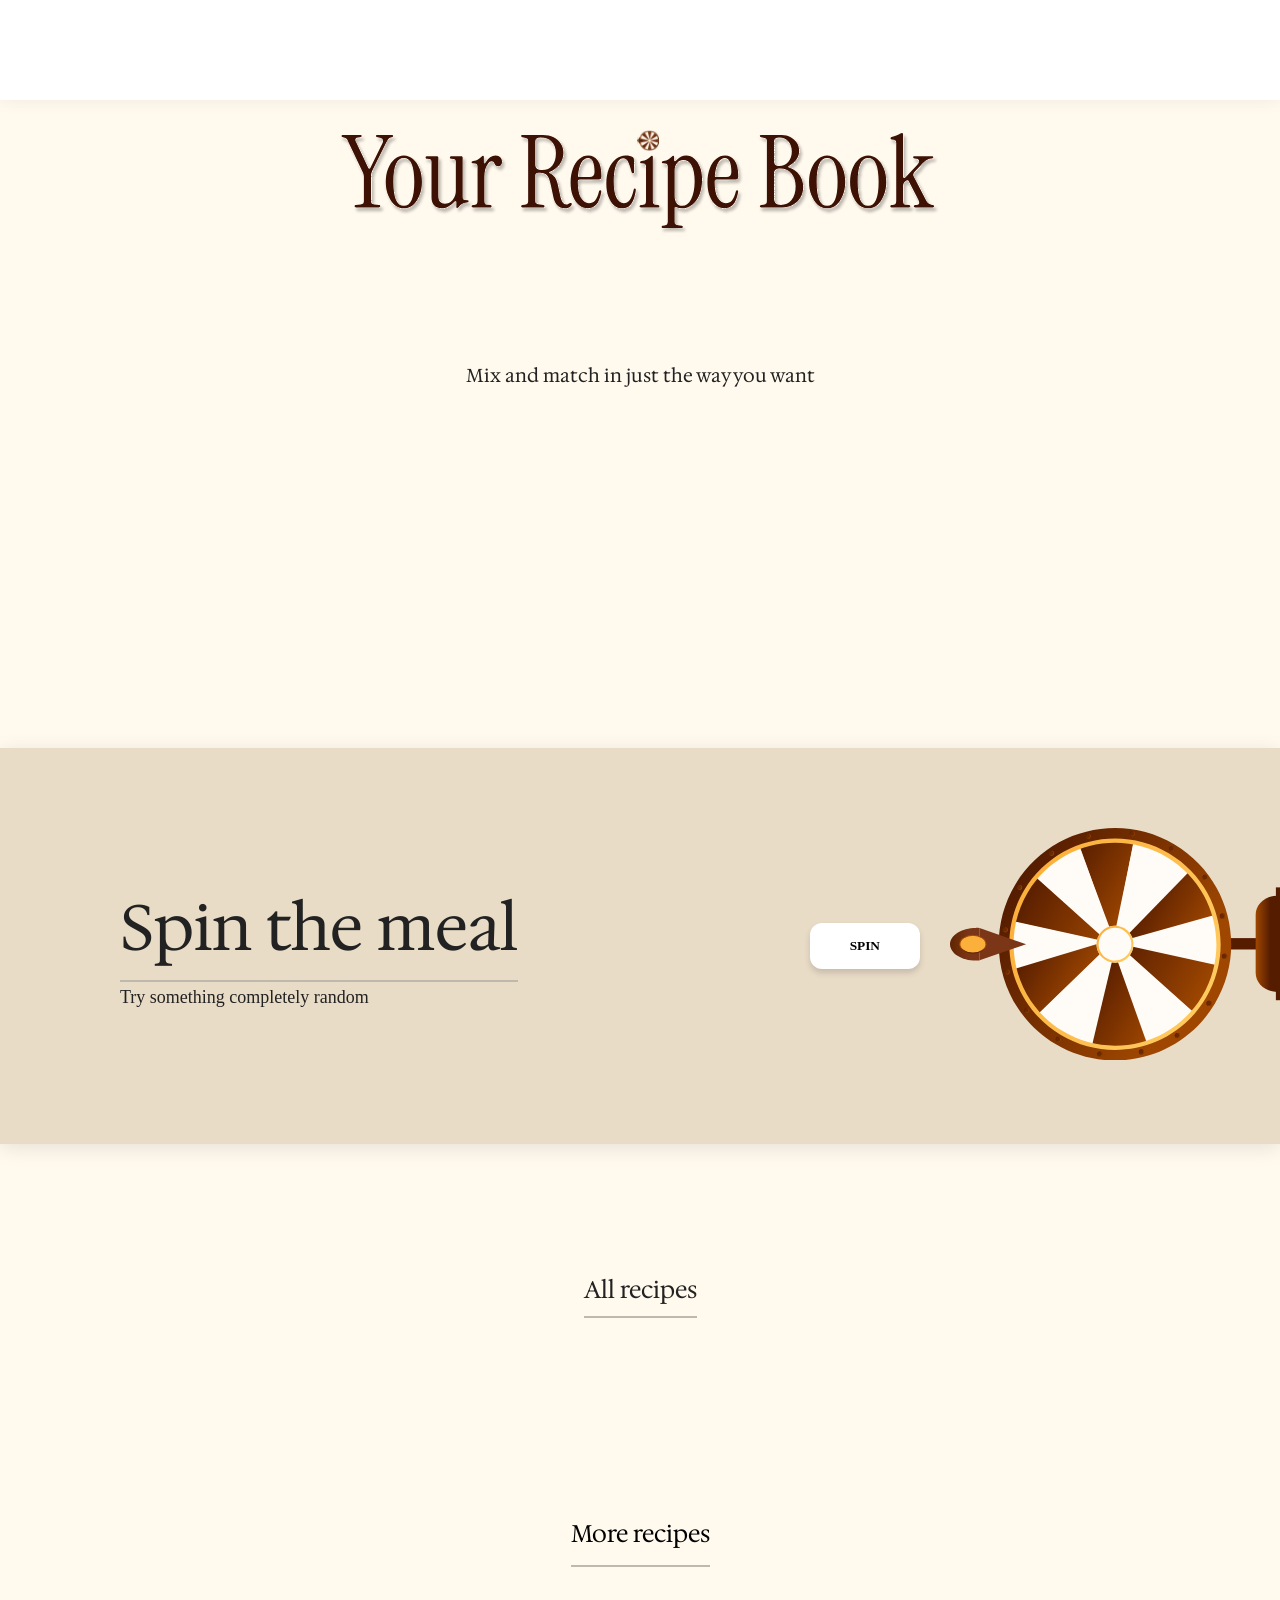
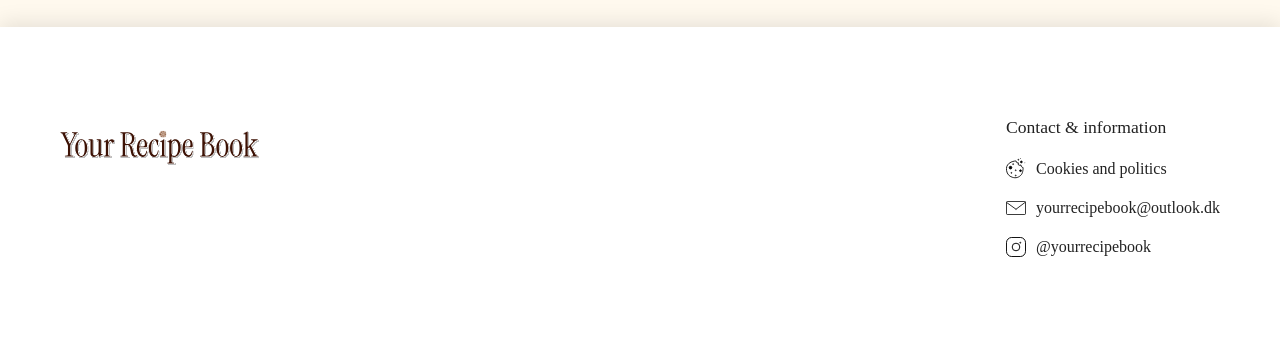
<file: index.html>
<!doctype html>
<html lang="en">
  <head>
    <meta charset="UTF-8" />
    <meta name="viewport" content="width=device-width, initial-scale=1.0" />
    <title>Your Recipe Book</title>
    <link rel="stylesheet" href="style.css" />
    <script src="index.js" defer></script>
    <link rel="preconnect" href="https://fonts.googleapis.com" />
    <link rel="preconnect" href="https://fonts.gstatic.com" crossorigin />
    <link
      href="https://fonts.googleapis.com/css2?family=Italianno&family=Pinyon+Script&display=swap"
      rel="stylesheet"
    />
    <link rel="preconnect" href="https://fonts.googleapis.com" />
    <link rel="preconnect" href="https://fonts.gstatic.com" crossorigin />
    <link
      href="https://fonts.googleapis.com/css2?family=Hedvig+Letters+Serif:opsz@12..24&display=swap"
      rel="stylesheet"
    />
    <link rel="icon" href="favicon.svg" />
    <meta name="robots" content="noindex,nofollow" />
  </head>

  <body>
    <header>
      <nav class="navbar"></nav>
    </header>

    <section class="hero">
      <img src="images/logo.svg" alt="" />
      <h3>Mix and match in just the way you want</h3>
    </section>

    <section class="categories"></section>
    <section class="subcategories"></section>

    <section class="popular"></section>

    <section class="spin">
      <div class="spin-text">
        <h2>Spin the meal</h2>
        <p>Try something completely random</p>
      </div>

      <div class="spin-action">
        <button class="spin-btn">SPIN</button>

        <div class="spin-wheel">
          <?xml version="1.0" encoding="UTF-8"?> <?xml version="1.0"
          encoding="UTF-8"?> <?xml version="1.0" encoding="UTF-8"?> <?xml
          version="1.0" encoding="UTF-8"?> <?xml version="1.0"
          encoding="UTF-8"?> <?xml version="1.0" encoding="UTF-8"?>
          <svg
            id="Layer_1"
            xmlns="http://www.w3.org/2000/svg"
            xmlns:xlink="http://www.w3.org/1999/xlink"
            version="1.1"
            viewBox="0 0 312.32 220.04"
          >
            <!-- Generator: Adobe Illustrator 30.1.0, SVG Export Plug-In . SVG Version: 2.1.1 Build 136)  -->
            <defs>
              <linearGradient
                id="linear-gradient"
                x1="289.73"
                y1="463.56"
                x2="361.57"
                y2="463.56"
                gradientTransform="translate(-309.44 318.67) rotate(30.82) scale(1 -1)"
                gradientUnits="userSpaceOnUse"
              >
                <stop offset="0" stop-color="#551c00" />
                <stop offset="1" stop-color="#9f4700" />
              </linearGradient>
              <linearGradient
                id="linear-gradient1"
                x1="290.91"
                y1="425.19"
                x2="392.25"
                y2="425.19"
                gradientTransform="translate(-309.44 318.67) rotate(30.82) scale(1 -1)"
                gradientUnits="userSpaceOnUse"
              >
                <stop offset="0" stop-color="#551c00" />
                <stop offset="1" stop-color="#9f4700" />
              </linearGradient>
              <linearGradient
                id="linear-gradient2"
                x1="289.44"
                y1="368.94"
                x2="368.95"
                y2="368.94"
                gradientTransform="translate(-309.44 318.67) rotate(30.82) scale(1 -1)"
                gradientUnits="userSpaceOnUse"
              >
                <stop offset="0" stop-color="#551c00" />
                <stop offset="1" stop-color="#9f4700" />
              </linearGradient>
              <linearGradient
                id="linear-gradient3"
                x1="211.94"
                y1="466.32"
                x2="291.45"
                y2="466.32"
                gradientTransform="translate(-309.44 318.67) rotate(30.82) scale(1 -1)"
                gradientUnits="userSpaceOnUse"
              >
                <stop offset="0" stop-color="#551c00" />
                <stop offset="1" stop-color="#9f4700" />
              </linearGradient>
              <linearGradient
                id="linear-gradient4"
                x1="188.65"
                y1="410.06"
                x2="289.98"
                y2="410.06"
                gradientTransform="translate(-309.44 318.67) rotate(30.82) scale(1 -1)"
                gradientUnits="userSpaceOnUse"
              >
                <stop offset="0" stop-color="#551c00" />
                <stop offset="1" stop-color="#9f4700" />
              </linearGradient>
              <linearGradient
                id="linear-gradient5"
                x1="219.26"
                y1="371.28"
                x2="291.56"
                y2="371.28"
                gradientTransform="translate(-309.44 318.67) rotate(30.82) scale(1 -1)"
                gradientUnits="userSpaceOnUse"
              >
                <stop offset="0" stop-color="#551c00" />
                <stop offset="1" stop-color="#9f4700" />
              </linearGradient>
              <linearGradient
                id="linear-gradient6"
                x1="61.69"
                y1="167.48"
                x2="250.63"
                y2="54.78"
                gradientTransform="translate(0 221.15) scale(1 -1)"
                gradientUnits="userSpaceOnUse"
              >
                <stop offset="0" stop-color="#551c00" />
                <stop offset=".86" stop-color="#9f4700" />
              </linearGradient>
              <linearGradient
                id="linear-gradient7"
                x1="100.32"
                y1="22.41"
                x2="104.62"
                y2="19.84"
                gradientTransform="translate(0 221.15) scale(1 -1)"
                gradientUnits="userSpaceOnUse"
              >
                <stop offset="0" stop-color="#551c00" />
                <stop offset="1" stop-color="#9f4700" />
              </linearGradient>
              <linearGradient
                id="linear-gradient8"
                x1="70.27"
                y1="162.36"
                x2="242.03"
                y2="59.91"
                gradientTransform="translate(0 221.15) scale(1 -1)"
                gradientUnits="userSpaceOnUse"
              >
                <stop offset="0" stop-color="#fbb03b" />
                <stop offset="1" stop-color="#ffca5f" />
              </linearGradient>
              <linearGradient
                id="linear-gradient9"
                x1="179.08"
                y1="10.41"
                x2="183.37"
                y2="7.85"
                gradientTransform="translate(0 221.15) scale(1 -1)"
                gradientUnits="userSpaceOnUse"
              >
                <stop offset="0" stop-color="#551c00" />
                <stop offset="1" stop-color="#9f4700" />
              </linearGradient>
              <linearGradient
                id="linear-gradient10"
                x1="51.93"
                y1="86.25"
                x2="56.22"
                y2="83.69"
                gradientTransform="translate(0 221.15) scale(1 -1)"
                gradientUnits="userSpaceOnUse"
              >
                <stop offset="0" stop-color="#551c00" />
                <stop offset="1" stop-color="#9f4700" />
              </linearGradient>
              <linearGradient
                id="linear-gradient11"
                x1="255.74"
                y1="138.93"
                x2="260.04"
                y2="136.37"
                gradientTransform="translate(0 221.15) scale(1 -1)"
                gradientUnits="userSpaceOnUse"
              >
                <stop offset="0" stop-color="#551c00" />
                <stop offset="1" stop-color="#9f4700" />
              </linearGradient>
              <linearGradient
                id="linear-gradient12"
                x1="128.6"
                y1="214.78"
                x2="132.89"
                y2="212.22"
                gradientTransform="translate(0 221.15) scale(1 -1)"
                gradientUnits="userSpaceOnUse"
              >
                <stop offset="0" stop-color="#551c00" />
                <stop offset="1" stop-color="#9f4700" />
              </linearGradient>
              <linearGradient
                id="linear-gradient13"
                x1="243.1"
                y1="56.36"
                x2="247.4"
                y2="53.8"
                gradientTransform="translate(0 221.15) scale(1 -1)"
                gradientUnits="userSpaceOnUse"
              >
                <stop offset="0" stop-color="#551c00" />
                <stop offset="1" stop-color="#9f4700" />
              </linearGradient>
              <linearGradient
                id="linear-gradient14"
                x1="63.64"
                y1="166.32"
                x2="67.93"
                y2="163.76"
                gradientTransform="translate(0 221.15) scale(1 -1)"
                gradientUnits="userSpaceOnUse"
              >
                <stop offset="0" stop-color="#551c00" />
                <stop offset="1" stop-color="#9f4700" />
              </linearGradient>
              <linearGradient
                id="linear-gradient15"
                x1="207.84"
                y1="202.66"
                x2="212.14"
                y2="200.1"
                gradientTransform="translate(0 221.15) scale(1 -1)"
                gradientUnits="userSpaceOnUse"
              >
                <stop offset="0" stop-color="#551c00" />
                <stop offset="1" stop-color="#9f4700" />
              </linearGradient>
              <linearGradient
                id="linear-gradient16"
                x1="141.14"
                y1="120.1"
                x2="171.19"
                y2="102.17"
                gradientTransform="translate(0 221.15) scale(1 -1)"
                gradientUnits="userSpaceOnUse"
              >
                <stop offset="0" stop-color="#fbb03b" />
                <stop offset="1" stop-color="#ffca5f" />
              </linearGradient>
              <linearGradient
                id="linear-gradient17"
                x1="139.65"
                y1="8.5"
                x2="143.94"
                y2="5.94"
                gradientTransform="translate(0 221.15) scale(1 -1)"
                gradientUnits="userSpaceOnUse"
              >
                <stop offset="0" stop-color="#551c00" />
                <stop offset="1" stop-color="#9f4700" />
              </linearGradient>
              <linearGradient
                id="linear-gradient18"
                x1="70.55"
                y1="49.72"
                x2="74.85"
                y2="47.16"
                gradientTransform="translate(0 221.15) scale(1 -1)"
                gradientUnits="userSpaceOnUse"
              >
                <stop offset="0" stop-color="#551c00" />
                <stop offset="1" stop-color="#9f4700" />
              </linearGradient>
              <linearGradient
                id="linear-gradient19"
                x1="50.1"
                y1="126.13"
                x2="54.39"
                y2="123.57"
                gradientTransform="translate(0 221.15) scale(1 -1)"
                gradientUnits="userSpaceOnUse"
              >
                <stop offset="0" stop-color="#551c00" />
                <stop offset="1" stop-color="#9f4700" />
              </linearGradient>
              <linearGradient
                id="linear-gradient20"
                x1="93.96"
                y1="198.64"
                x2="98.25"
                y2="196.08"
                gradientTransform="translate(0 221.15) scale(1 -1)"
                gradientUnits="userSpaceOnUse"
              >
                <stop offset="0" stop-color="#551c00" />
                <stop offset="1" stop-color="#9f4700" />
              </linearGradient>
              <linearGradient
                id="linear-gradient21"
                x1="170.33"
                y1="216.99"
                x2="174.63"
                y2="214.43"
                gradientTransform="translate(0 221.15) scale(1 -1)"
                gradientUnits="userSpaceOnUse"
              >
                <stop offset="0" stop-color="#551c00" />
                <stop offset="1" stop-color="#9f4700" />
              </linearGradient>
              <linearGradient
                id="linear-gradient22"
                x1="239.43"
                y1="175.78"
                x2="243.72"
                y2="173.22"
                gradientTransform="translate(0 221.15) scale(1 -1)"
                gradientUnits="userSpaceOnUse"
              >
                <stop offset="0" stop-color="#551c00" />
                <stop offset="1" stop-color="#9f4700" />
              </linearGradient>
              <linearGradient
                id="linear-gradient23"
                x1="257.76"
                y1="100.93"
                x2="262.06"
                y2="98.37"
                gradientTransform="translate(0 221.15) scale(1 -1)"
                gradientUnits="userSpaceOnUse"
              >
                <stop offset="0" stop-color="#551c00" />
                <stop offset="1" stop-color="#9f4700" />
              </linearGradient>
              <linearGradient
                id="linear-gradient24"
                x1="213.07"
                y1="26.01"
                x2="217.36"
                y2="23.45"
                gradientTransform="translate(0 221.15) scale(1 -1)"
                gradientUnits="userSpaceOnUse"
              >
                <stop offset="0" stop-color="#551c00" />
                <stop offset="1" stop-color="#9f4700" />
              </linearGradient>
              <linearGradient
                id="linear-gradient25"
                x1="310.37"
                y1="111.57"
                x2="289.29"
                y2="111.57"
                gradientTransform="translate(0 221.15) scale(1 -1)"
                gradientUnits="userSpaceOnUse"
              >
                <stop offset=".34" stop-color="#551c00" />
                <stop offset="1" stop-color="#9f4700" />
              </linearGradient>
              <linearGradient
                id="linear-gradient26"
                x1="28"
                y1="111.13"
                x2="0"
                y2="111.13"
                gradientTransform="translate(0 221.15) scale(1 -1)"
                gradientUnits="userSpaceOnUse"
              >
                <stop offset="0" stop-color="#7b3617" />
                <stop offset=".42" stop-color="#7a3516" />
                <stop offset="1" stop-color="#5f2500" />
              </linearGradient>
              <linearGradient
                id="linear-gradient27"
                x1="-1203.61"
                y1="-164.12"
                x2="-1185.8"
                y2="-164.12"
                gradientTransform="translate(-142.43 -1084.71) rotate(-90) scale(1 -1)"
                gradientUnits="userSpaceOnUse"
              >
                <stop offset="0" stop-color="#551c00" />
                <stop offset=".37" stop-color="#9f4700" />
              </linearGradient>
            </defs>
            <rect
              x="13.41"
              y="104.21"
              width="294.48"
              height="10.78"
              fill="#551c00"
            />
            <g id="wheel">
              <polygon
                points="252.45 82.55 150.05 113.98 228.39 38.79 252.45 82.55"
                fill="url(#linear-gradient)"
              />
              <polygon
                points="254.32 130.87 155.05 109.11 252.91 81.7 254.32 130.87"
                fill="#fffbf6"
              />
              <polygon
                points="232.29 176.22 154.72 108.46 253.92 130.21 232.29 176.22"
                fill="url(#linear-gradient1)"
              />
              <polygon
                points="188.04 207.08 148.42 100.71 232.88 176.62 188.04 207.08"
                fill="#fffbf6"
              />
              <polygon
                points="133.45 208.94 152.63 109.09 187.24 206.26 133.45 208.94"
                fill="url(#linear-gradient2)"
              />
              <polygon
                points="174.46 8.72 155.28 108.57 120.66 11.4 174.46 8.72"
                fill="url(#linear-gradient3)"
              />
              <polygon
                points="75.62 41.44 153.19 109.21 53.98 87.46 75.62 41.44"
                fill="url(#linear-gradient4)"
              />
              <polygon
                points="119.86 10.58 159.49 116.95 75.02 41.04 119.86 10.58"
                fill="#fffbf6"
              />
              <polygon
                points="53.59 86.79 152.86 108.56 55 135.96 53.59 86.79"
                fill="#fffbf6"
              />
              <polygon
                points="55.33 135.19 158.09 104.08 79.87 179.78 55.33 135.19"
                fill="url(#linear-gradient5)"
              />
              <polygon
                points="79.67 179.66 158.88 103 133.31 210.28 79.67 179.66"
                fill="#fffbf6"
              />
              <polygon
                points="229.22 38.34 152.3 117.28 174.71 9.31 229.22 38.34"
                fill="#fffbf6"
              />
              <path
                d="M156.27,12c17.58,0,34.9,4.79,50.09,13.85,22.48,13.41,38.39,34.77,44.81,60.15,6.41,25.38,2.56,51.74-10.85,74.22-8.85,14.84-21.47,27.09-36.48,35.43-14.58,8.1-31.11,12.38-47.79,12.38-17.58,0-34.91-4.79-50.1-13.85-22.48-13.41-38.39-34.77-44.81-60.15-6.41-25.38-2.56-51.74,10.85-74.22,8.85-14.84,21.47-27.09,36.48-35.43,14.58-8.1,31.11-12.38,47.79-12.38h0M156.26,0C118.8,0,82.27,19.15,61.69,53.67c-31.12,52.17-14.05,119.7,38.12,150.82,17.66,10.53,37.07,15.55,56.25,15.55,37.47,0,73.99-19.15,94.57-53.67,31.12-52.17,14.05-119.7-38.12-150.82C194.85,5.01,175.43,0,156.26,0h0Z"
                fill="url(#linear-gradient6)"
              />
              <g>
                <circle cx="102.47" cy="200.03" r="2.5" fill="#6a2900" />
                <path
                  d="M102.47,198.27h0c.31,0,.62.09.89.25.83.49,1.1,1.57.61,2.4-.32.53-.88.85-1.51.85-.31,0-.62-.09-.89-.25-.83-.49-1.1-1.57-.61-2.4.32-.53.88-.85,1.51-.85M102.47,197.52c-.85,0-1.68.44-2.15,1.22-.71,1.19-.32,2.72.87,3.43.4.24.84.35,1.28.35.85,0,1.68-.44,2.15-1.22.71-1.19.32-2.72-.87-3.43-.4-.24-.84-.35-1.28-.35h0Z"
                  fill="url(#linear-gradient7)"
                />
              </g>
              <path
                d="M156.26,10v4c17.23,0,34.2,4.69,49.08,13.57,45.46,27.12,60.39,86.16,33.27,131.63-8.67,14.54-21.03,26.54-35.74,34.71-14.28,7.93-30.46,12.12-46.8,12.12-17.23,0-34.2-4.69-49.08-13.57-45.46-27.12-60.39-86.16-33.27-131.63,8.67-14.54,21.03-26.54,35.74-34.71,14.28-7.93,30.46-12.12,46.8-12.13v-4M156.25,10c-34.06,0-67.26,17.41-85.98,48.79-28.29,47.43-12.78,108.82,34.65,137.11,16.06,9.58,33.7,14.13,51.13,14.13,34.06,0,67.26-17.41,85.98-48.79,28.29-47.43,12.78-108.82-34.65-137.11-16.06-9.58-33.7-14.13-51.13-14.13h0Z"
                fill="url(#linear-gradient8)"
              />
              <g>
                <circle cx="181.23" cy="212.02" r="2.5" fill="#6a2900" />
                <path
                  d="M181.23,210.27h0c.31,0,.62.09.89.25.4.24.69.62.8,1.07.11.45.05.92-.19,1.33-.32.53-.88.85-1.51.85-.31,0-.62-.09-.89-.25-.4-.24-.69-.62-.8-1.07s-.05-.92.19-1.33c.32-.53.88-.85,1.51-.85M181.23,209.52c-.85,0-1.68.44-2.15,1.22-.71,1.19-.32,2.72.87,3.43.4.24.84.35,1.28.35.85,0,1.68-.44,2.15-1.22.71-1.19.32-2.72-.87-3.43-.4-.24-.84-.35-1.28-.35h0Z"
                  fill="url(#linear-gradient9)"
                />
              </g>
              <g>
                <circle cx="54.08" cy="136.18" r="2.5" fill="#6a2900" />
                <path
                  d="M54.08,134.43h0c.31,0,.62.09.89.25.83.49,1.1,1.57.61,2.4-.32.53-.88.85-1.51.85-.31,0-.62-.09-.89-.25-.83-.49-1.1-1.57-.61-2.4.32-.53.88-.85,1.51-.85M54.08,133.68c-.85,0-1.68.44-2.15,1.22-.71,1.19-.32,2.72.87,3.43.4.24.84.35,1.28.35.85,0,1.68-.44,2.15-1.22.71-1.19.32-2.72-.87-3.43-.4-.24-.84-.35-1.28-.35h0Z"
                  fill="url(#linear-gradient10)"
                />
              </g>
              <g>
                <circle cx="257.89" cy="83.5" r="2.5" fill="#6a2900" />
                <path
                  d="M257.89,81.75h0c.31,0,.62.09.89.25.83.49,1.1,1.57.61,2.4-.32.53-.88.85-1.51.85-.31,0-.62-.09-.89-.25-.83-.49-1.1-1.57-.61-2.4.32-.53.88-.85,1.51-.85M257.89,81c-.85,0-1.68.44-2.15,1.22-.71,1.19-.32,2.72.87,3.43.4.24.84.35,1.28.35.85,0,1.68-.44,2.15-1.22.71-1.19.32-2.72-.87-3.43-.4-.24-.84-.35-1.28-.35h0Z"
                  fill="url(#linear-gradient11)"
                />
              </g>
              <g>
                <circle cx="130.74" cy="7.65" r="2.5" fill="#6a2900" />
                <path
                  d="M130.75,5.9h0c.31,0,.62.09.89.25.4.24.69.62.8,1.07.11.45.05.92-.19,1.33-.32.53-.88.85-1.51.85-.31,0-.62-.09-.89-.25-.4-.24-.69-.62-.8-1.07s-.05-.92.19-1.33c.32-.53.88-.85,1.51-.85M130.75,5.15c-.85,0-1.68.44-2.15,1.22-.71,1.19-.32,2.72.87,3.43.4.24.84.35,1.28.35.85,0,1.68-.44,2.15-1.22.71-1.19.32-2.72-.87-3.43-.4-.24-.84-.35-1.28-.35h0Z"
                  fill="url(#linear-gradient12)"
                />
              </g>
              <g>
                <circle cx="245.25" cy="166.07" r="2.5" fill="#6a2900" />
                <path
                  d="M245.25,164.32h0c.31,0,.62.09.89.25.4.24.69.62.8,1.07.11.45.05.92-.19,1.33-.32.53-.88.85-1.51.85-.31,0-.62-.09-.89-.25-.4-.24-.69-.62-.8-1.07s-.05-.92.19-1.33c.32-.53.88-.85,1.51-.85M245.25,163.57c-.85,0-1.68.44-2.15,1.22-.71,1.19-.32,2.72.87,3.43.4.24.84.35,1.28.35.85,0,1.68-.44,2.15-1.22.71-1.19.32-2.72-.87-3.43-.4-.24-.84-.35-1.28-.35h0Z"
                  fill="url(#linear-gradient13)"
                />
              </g>
              <g>
                <circle cx="65.79" cy="56.11" r="2.5" fill="#6a2900" />
                <path
                  d="M65.79,54.36h0c.31,0,.62.09.89.25.4.24.69.62.8,1.07s.05.92-.19,1.33c-.32.53-.88.85-1.51.85-.31,0-.62-.09-.89-.25-.4-.24-.69-.62-.8-1.07s-.05-.92.19-1.33c.32-.53.88-.85,1.51-.85M65.79,53.61c-.85,0-1.68.44-2.15,1.22-.71,1.19-.32,2.72.87,3.43.4.24.84.35,1.28.35.85,0,1.68-.44,2.15-1.22.71-1.19.32-2.72-.87-3.43-.4-.24-.84-.35-1.28-.35h0Z"
                  fill="url(#linear-gradient14)"
                />
              </g>
              <g>
                <circle cx="209.99" cy="19.77" r="2.5" fill="#6a2900" />
                <path
                  d="M209.99,18.02h0c.31,0,.62.09.89.25.4.24.69.62.8,1.07s.05.92-.19,1.33c-.32.53-.88.85-1.51.85-.31,0-.62-.09-.89-.25-.4-.24-.69-.62-.8-1.07s-.05-.92.19-1.33c.32-.53.88-.85,1.51-.85M209.99,17.27c-.85,0-1.68.44-2.15,1.22-.71,1.19-.32,2.72.87,3.43.4.24.84.35,1.28.35.85,0,1.68-.44,2.15-1.22.71-1.19.32-2.72-.87-3.43-.4-.24-.84-.35-1.28-.35h0Z"
                  fill="url(#linear-gradient15)"
                />
              </g>
              <g>
                <circle cx="156.17" cy="110.01" r="17.5" fill="#fffbf6" />
                <path
                  d="M156.18,92.51v2c2.78,0,5.52.76,7.92,2.19,3.56,2.12,6.07,5.5,7.09,9.51s.41,8.18-1.72,11.74c-2.78,4.66-7.89,7.56-13.33,7.56-2.78,0-5.52-.76-7.92-2.19-3.56-2.12-6.07-5.5-7.09-9.51s-.41-8.18,1.72-11.74c2.78-4.66,7.89-7.56,13.33-7.56v-2M156.18,92.51c-5.96,0-11.77,3.05-15.05,8.54-4.95,8.3-2.24,19.04,6.06,23.99,2.81,1.68,5.9,2.47,8.95,2.47,5.96,0,11.77-3.05,15.05-8.54,4.95-8.3,2.24-19.04-6.06-23.99-2.81-1.68-5.9-2.47-8.95-2.47h0Z"
                  fill="url(#linear-gradient16)"
                />
              </g>
              <g>
                <circle cx="141.8" cy="213.93" r="2.5" fill="#6a2900" />
                <path
                  d="M141.8,212.18h0c.31,0,.62.09.89.25.4.24.69.62.8,1.07.11.45.05.92-.19,1.33-.32.53-.88.85-1.51.85-.31,0-.62-.09-.89-.25-.4-.24-.69-.62-.8-1.07s-.05-.92.19-1.33c.32-.53.88-.85,1.51-.85M141.8,211.43c-.85,0-1.68.44-2.15,1.22-.71,1.19-.32,2.72.87,3.43.4.24.84.35,1.28.35.85,0,1.68-.44,2.15-1.22.71-1.19.32-2.72-.87-3.43-.4-.24-.84-.35-1.28-.35h0Z"
                  fill="url(#linear-gradient17)"
                />
              </g>
              <g>
                <circle cx="72.7" cy="172.71" r="2.5" fill="#6a2900" />
                <path
                  d="M72.7,170.96h0c.31,0,.62.09.89.25.83.49,1.1,1.57.61,2.4-.32.53-.88.85-1.51.85-.31,0-.62-.09-.89-.25-.83-.49-1.1-1.57-.61-2.4.32-.53.88-.85,1.51-.85M72.7,170.21c-.85,0-1.68.44-2.15,1.22-.71,1.19-.32,2.72.87,3.43.4.24.84.35,1.28.35.85,0,1.68-.44,2.15-1.22.71-1.19.32-2.72-.87-3.43-.4-.24-.84-.35-1.28-.35h0Z"
                  fill="url(#linear-gradient18)"
                />
              </g>
              <g>
                <circle cx="52.24" cy="96.3" r="2.5" fill="#6a2900" />
                <path
                  d="M52.25,94.55h0c.31,0,.62.09.89.25.83.49,1.1,1.57.61,2.4-.32.53-.88.85-1.51.85-.31,0-.62-.09-.89-.25-.83-.49-1.1-1.57-.61-2.4.32-.53.88-.85,1.51-.85M52.25,93.8c-.85,0-1.68.44-2.15,1.22-.71,1.19-.32,2.72.87,3.43.4.24.84.35,1.28.35.85,0,1.68-.44,2.15-1.22.71-1.19.32-2.72-.87-3.43-.4-.24-.84-.35-1.28-.35h0Z"
                  fill="url(#linear-gradient19)"
                />
              </g>
              <g>
                <circle cx="96.1" cy="23.79" r="2.5" fill="#6a2900" />
                <path
                  d="M96.11,22.04h0c.31,0,.62.09.89.25.4.24.69.62.8,1.07s.05.92-.19,1.33c-.32.53-.88.85-1.51.85-.31,0-.62-.09-.89-.25-.4-.24-.69-.62-.8-1.07-.11-.45-.05-.92.19-1.33.32-.53.88-.85,1.51-.85M96.11,21.29c-.85,0-1.68.44-2.15,1.22-.71,1.19-.32,2.72.87,3.43.4.24.84.35,1.28.35.85,0,1.68-.44,2.15-1.22.71-1.19.32-2.72-.87-3.43-.4-.24-.84-.35-1.28-.35h0Z"
                  fill="url(#linear-gradient20)"
                />
              </g>
              <g>
                <circle cx="172.48" cy="5.44" r="2.5" fill="#6a2900" />
                <path
                  d="M172.48,3.69h0c.31,0,.62.09.89.25.4.24.69.62.8,1.07s.05.92-.19,1.33c-.32.53-.88.85-1.51.85-.31,0-.62-.09-.89-.25-.4-.24-.69-.62-.8-1.07s-.05-.92.19-1.33c.32-.53.88-.85,1.51-.85M172.48,2.94c-.85,0-1.68.44-2.15,1.22-.71,1.19-.32,2.72.87,3.43.4.24.84.35,1.28.35.85,0,1.68-.44,2.15-1.22.71-1.19.32-2.72-.87-3.43-.4-.24-.84-.35-1.28-.35h0Z"
                  fill="url(#linear-gradient21)"
                />
              </g>
              <g>
                <circle cx="241.57" cy="46.65" r="2.5" fill="#6a2900" />
                <path
                  d="M241.58,44.9h0c.31,0,.62.09.89.25.4.24.69.62.8,1.07s.05.92-.19,1.33c-.32.53-.88.85-1.51.85-.31,0-.62-.09-.89-.25-.83-.49-1.1-1.57-.61-2.4.32-.53.88-.85,1.51-.85M241.58,44.15c-.85,0-1.68.44-2.15,1.22-.71,1.19-.32,2.72.87,3.43.4.24.84.35,1.28.35.85,0,1.68-.44,2.15-1.22.71-1.19.32-2.72-.87-3.43-.4-.24-.84-.35-1.28-.35h0Z"
                  fill="url(#linear-gradient22)"
                />
              </g>
              <g>
                <circle cx="259.91" cy="121.5" r="2.5" fill="#6a2900" />
                <path
                  d="M259.91,119.75h0c.31,0,.62.09.89.25.4.24.69.62.8,1.07s.05.92-.19,1.33c-.32.53-.88.85-1.51.85-.31,0-.62-.09-.89-.25-.4-.24-.69-.62-.8-1.07s-.05-.92.19-1.33c.32-.53.88-.85,1.51-.85M259.91,119c-.85,0-1.68.44-2.15,1.22-.71,1.19-.32,2.72.87,3.43.4.24.84.35,1.28.35.85,0,1.68-.44,2.15-1.22.71-1.19.32-2.72-.87-3.43-.4-.24-.84-.35-1.28-.35h0Z"
                  fill="url(#linear-gradient23)"
                />
              </g>
              <g>
                <circle cx="215.22" cy="196.42" r="2.5" fill="#6a2900" />
                <path
                  d="M215.22,194.67h0c.31,0,.62.09.89.25.4.24.69.62.8,1.07s.05.92-.19,1.33c-.32.53-.88.85-1.51.85-.31,0-.62-.09-.89-.25-.4-.24-.69-.62-.8-1.07s-.05-.92.19-1.33c.32-.53.88-.85,1.51-.85M215.22,193.92c-.85,0-1.68.44-2.15,1.22-.71,1.19-.32,2.72.87,3.43.4.24.84.35,1.28.35.85,0,1.68-.44,2.15-1.22.71-1.19.32-2.72-.87-3.43-.4-.24-.84-.35-1.28-.35h0Z"
                  fill="url(#linear-gradient24)"
                />
              </g>
            </g>
            <g>
              <path
                d="M309.76,64.03c-11.32.09-20.48,8.21-20.48,18.23v54.68c0,9.97,9.08,18.07,20.35,18.22.19-30.22,1.48-60.96.13-91.14h0Z"
                fill="url(#linear-gradient25)"
              />
              <rect
                x="308.43"
                y="56.19"
                width="3.89"
                height="106.81"
                fill="#551c00"
              />
            </g>
            <g>
              <polygon
                points="72.02 109.99 28 125.28 28 94.71 72.02 109.99"
                fill="#7b3617"
              />
              <path
                d="M24.5,94.53c-13.54,0-24.5,6.94-24.5,15.49s10.97,15.49,24.5,15.49c1.19,0,2.36-.07,3.5-.18v-30.64c-1.14-.1-2.31-.18-3.5-.18h0Z"
                fill="url(#linear-gradient26)"
              />
              <ellipse
                cx="21.68"
                cy="109.99"
                rx="12.39"
                ry="8.41"
                fill="#fbb03b"
                stroke="url(#linear-gradient27)"
                stroke-linecap="round"
                stroke-miterlimit="10"
              />
            </g>
          </svg>
        </div>
      </div>
    </section>
    <section class="allrecipes">
      <h2>All recipes</h2>

      <div class="recipes"></div>
    </section>

    <section class="more-recipes">
      <button class="more-btn">More recipes</button>
    </section>
    <footer>
      <div class="footer-left">
        <img src="images/logo.svg" alt="" />
      </div>

      <div class="footer-right">
        <p>Contact & information</p>

        <div class="footerline">
          <img src="images/cookie.svg" alt="" />
          <p>Cookies and politics</p>
        </div>

        <div class="footerline">
          <img src="images/email.svg" alt="" />
          <p>yourrecipebook@outlook.dk</p>
        </div>

        <div class="footerline">
          <img src="images/insta.svg" alt="" />
          <p>@yourrecipebook</p>
        </div>
      </div>
    </footer>
  </body>
</html>
</file>
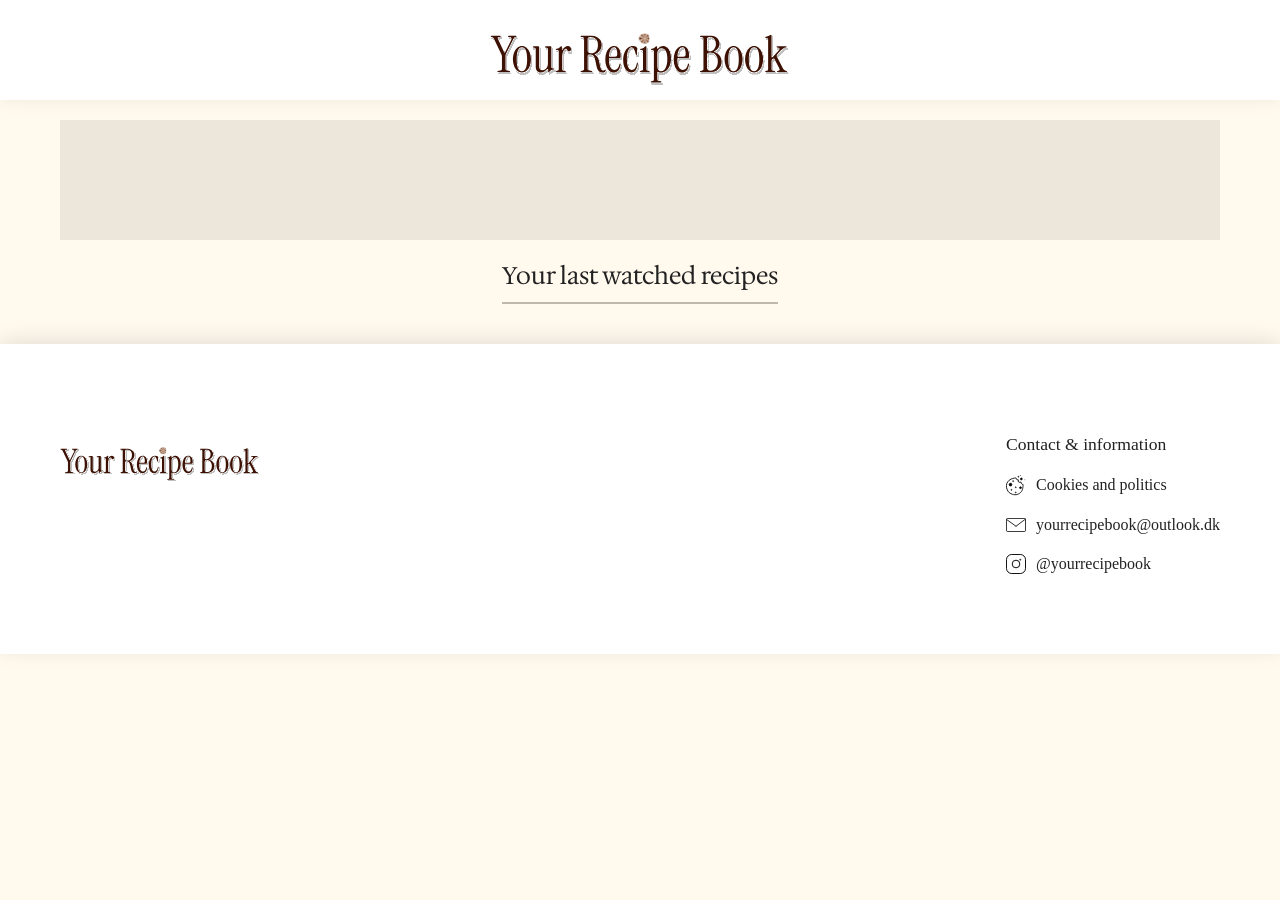
<file: recipedetails.html>
<!doctype html>
<html lang="en">
  <head>
    <meta charset="UTF-8" />
    <meta name="viewport" content="width=device-width, initial-scale=1.0" />
    <title>Recipe</title>
    <link rel="stylesheet" href="style.css" />
    <script src="recipedetails.js" defer></script>
    <link rel="preconnect" href="https://fonts.googleapis.com" />
    <link rel="preconnect" href="https://fonts.gstatic.com" crossorigin />
    <link
      href="https://fonts.googleapis.com/css2?family=Italianno&family=Pinyon+Script&display=swap"
      rel="stylesheet"
    />
    <link rel="preconnect" href="https://fonts.googleapis.com" />
    <link rel="preconnect" href="https://fonts.gstatic.com" crossorigin />
    <link
      href="https://fonts.googleapis.com/css2?family=Hedvig+Letters+Serif:opsz@12..24&display=swap"
      rel="stylesheet"
    />
    <link rel="icon" href="favicon.svg" />
    <meta name="robots" content="noindex,nofollow" />
  </head>
  <body>
    <header>
      <nav class="navbar">
        <a href="index.html"
          ><img class="header-logo" src="images/logo.svg" alt="logo"
        /></a>
      </nav>
    </header>
    <main>
      <section class="recipe"></section>
    </main>

    <section class="recipeDetails"></section>

    <section class="lastwatched">
      <h2>Your last watched recipes</h2>

      <div class="recipes"></div>
    </section>
    <footer>
      <div class="footer-left">
        <img src="images/logo.svg" alt="" />
      </div>

      <div class="footer-right">
        <p>Contact & information</p>

        <div class="footerline">
          <img src="images/cookie.svg" alt="" />
          <p>Cookies and politics</p>
        </div>

        <div class="footerline">
          <img src="images/email.svg" alt="" />
          <p>yourrecipebook@outlook.dk</p>
        </div>

        <div class="footerline">
          <img src="images/insta.svg" alt="" />
          <p>@yourrecipebook</p>
        </div>
      </div>
    </footer>
  </body>
</html>
</file>
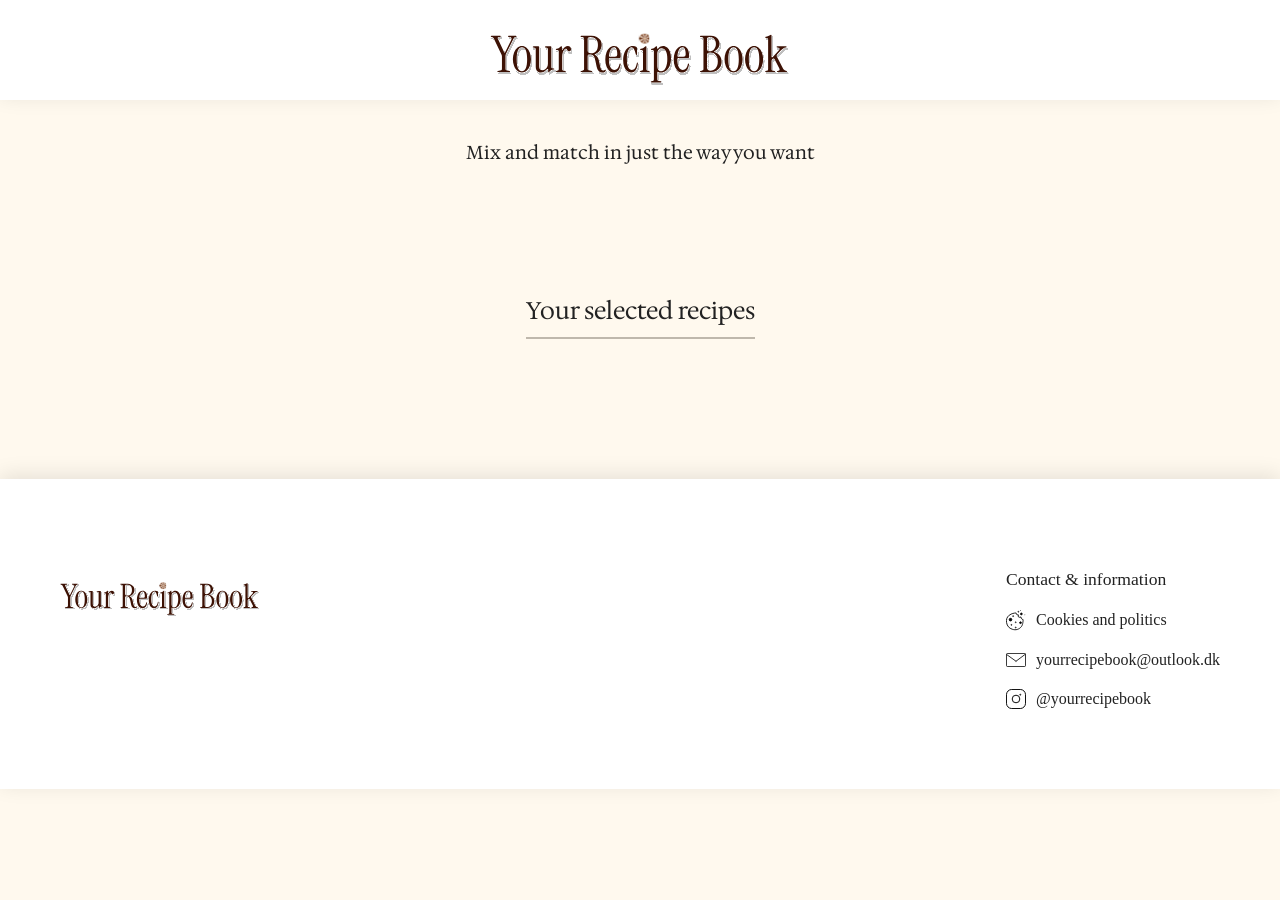
<file: recipelist.html>
<!doctype html>
<html lang="en">
  <head>
    <meta charset="UTF-8" />
    <meta name="viewport" content="width=device-width, initial-scale=1.0" />
    <title>Recipelist</title>
    <link rel="stylesheet" href="style.css" />
    <script src="recipelist.js" defer></script>
    <link rel="preconnect" href="https://fonts.googleapis.com" />
    <link rel="preconnect" href="https://fonts.gstatic.com" crossorigin />
    <link
      href="https://fonts.googleapis.com/css2?family=Italianno&family=Pinyon+Script&display=swap"
      rel="stylesheet"
    />
    <link rel="preconnect" href="https://fonts.googleapis.com" />
    <link rel="preconnect" href="https://fonts.gstatic.com" crossorigin />
    <link
      href="https://fonts.googleapis.com/css2?family=Hedvig+Letters+Serif:opsz@12..24&display=swap"
      rel="stylesheet"
    />
    <link rel="icon" href="favicon.svg" />
    <meta name="robots" content="noindex,nofollow" />
  </head>
  <body>
    <header>
      <nav class="navbar">
        <a href="index.html"
          ><img class="header-logo" src="images/logo.svg" alt=""
        /></a>
      </nav>
    </header>
    <section class="hero">
      <h3>Mix and match in just the way you want</h3>
    </section>
    <section class="categories"></section>
    <section class="subcategories"></section>

    <section class="allrecipes">
      <h2>Your selected recipes</h2>

      <div class="recipes"></div>
    </section>
    <footer>
      <div class="footer-left">
        <img src="images/logo.svg" alt="" />
      </div>

      <div class="footer-right">
        <p>Contact & information</p>

        <div class="footerline">
          <img src="images/cookie.svg" alt="" />
          <p>Cookies and politics</p>
        </div>

        <div class="footerline">
          <img src="images/email.svg" alt="" />
          <p>yourrecipebook@outlook.dk</p>
        </div>

        <div class="footerline">
          <img src="images/insta.svg" alt="" />
          <p>@yourrecipebook</p>
        </div>
      </div>
    </footer>
  </body>
</html>
</file>
<file: style.css>
* {
  margin: 0;
  padding: 0;
  box-sizing: border-box;
  font-family: serif;
}
img {
  width: 100%;
  height: auto;
}

body {
  background: #fff9ee;
  color: #222;
}
/* NAVBAR */

.navbar {
  padding: 20px 40px;
  background: #ffffff;
  box-shadow: 0px -4px 20px rgba(0, 0, 0, 0.1);
  height: 100px;
  display: flex;
  justify-content: center;
  align-items: center;
}

.menu span {
  margin-right: 30px;
  cursor: pointer;
}
.header-logo {
  width: 300px;
  justify-self: center;
}

/* HERO */

.hero {
  text-align: center;
  padding: 0px 20px;
}
.hero img {
  width: 600px;
  margin-top: -100px;
}
.hero h3 {
  margin-top: 40px;
  font-weight: 300;
  font-family: "Hedvig Letters Serif", serif;
}

/* CATEGORIES */

.categories {
  display: flex;
  justify-content: center;
  gap: 60px;
  flex-wrap: wrap;
  padding: 40px;
}

.subcategories {
  display: flex;
  justify-content: center;
  gap: 60px;
  flex-wrap: wrap;
  padding: 0 40px;
}

.categories a,
.subcategories a {
  text-decoration: none;
  color: inherit;
}

.cat {
  text-align: center;
}

.categories img {
  width: 90px;
  height: 90px;
  border-radius: 50%;
  object-fit: cover;
}

.subcategories img {
  width: 90px;
  height: 90px;
  border-radius: 50%;
  object-fit: cover;
}

.categories h3,
.subcategories h3 {
  text-align: center;
  font-size: 0.8em;
  font-weight: 500;
  font-family:
    Hedvig Letters Serif,
    serif;
}
.category img {
  transform: scale(1.05);
}
.category:hover img {
  transform: scale(1.08);
}

.category.active img {
  animation: coinFlip 0.8s ease-in-out;
  transform-style: preserve-3d;
  font-weight: 900;
  border: 2px solid #000;
  transform: scale(1.12);
}
.category.active h3 {
  transform: scale(1.1);

  animation: coinFlip 0.8s ease-in-out;
  transform-style: preserve-3d;
  font-weight: 900;
  border-bottom: 2px solid #bfb8ac;
}

@keyframes coinFlip {
  0% {
    transform: rotateY(0deg) scale(1.1);
  }

  100% {
    transform: rotateY(360deg) scale(1.1);
  }
}

/* POPULAR */

.popular {
  padding: 100px 60px;
  text-align: center;
}
h2 {
  border-bottom: 2px solid #bfb8ac;
  width: fit-content;
  margin: auto;
  padding-bottom: 10px;
  font-family: "Hedvig Letters Serif", serif;
}

.readmore {
  border-bottom: 2px solid #bfb8ac;
  width: fit-content;
  margin: auto;
  font-size: 0.8em;
  font-family: "Hedvig Letters Serif", serif;
}

.recipes {
  display: grid;
  grid-template-columns: repeat(4, 1fr);
  gap: 30px;
  row-gap: 50px;
  margin-top: 40px;
}

.card img {
  width: 100%;
}

.card {
  text-decoration: none;
  color: inherit;
  background-color: #f8f1e4;
  padding-bottom: 20px;
}

.card h3 {
  margin-top: 10px;
  margin-bottom: 40px;
  color: #2f2f2f;
}

.card a {
  font-size: 14px;
  text-decoration: none;
  color: #444;
}

.img-container {
  position: relative;
}

.img-container img {
  width: 100%;
  display: block;
}

.img-container-last img {
  display: block;
  width: 100%;
  height: 200px;
}

.tag {
  position: absolute;
  top: 5%;
  left: 5%;
  background: #ece6db;

  padding: 5px 20px;
  border-radius: 999px;
  font-size: 0.8em;
}

/* SPIN */

.spin {
  background: #e9dcc7;
  margin: 80px 0;
  padding: 80px 0 80px 120px;
  box-shadow: 0px 4px 20px rgba(0, 0, 0, 0.1);
  display: grid;
  grid-template-columns: 1fr auto;
  align-items: center;
}

.spin-text h2 {
  font-size: 4em;
  font-weight: 300;
  margin: 0;
}

.spin-text p {
  margin-top: 5px;
  font-size: 18px;
}

.spin-action {
  display: flex;
  align-items: center;
  gap: 30px;
}

.spin-btn {
  padding: 15px 40px;
  border: none;
  background: white;
  border-radius: 12px;
  font-weight: bold;
  cursor: pointer;
  box-shadow: 0 4px 6px rgba(0, 0, 0, 0.15);
}

.spin-wheel {
  width: 330px;
}

#wheel {
  transform-origin: center;
  animation: spin 8s linear infinite;
}

@keyframes spin {
  from {
    transform: rotate(0deg);
  }
  to {
    transform: rotate(360deg);
  }
}

.allrecipes {
  padding: 50px 60px 100px 60px;
  text-align: center;
}

.more-btn {
  background: none;
  color: #000;
  border: none;
  font-size: 1.5rem;
  font-family: "Hedvig Letters Serif", serif;
  cursor: pointer;
  position: relative;
  border-bottom: 2px solid #bfb8ac;
  padding-bottom: 15px;
  display: block;
  width: fit-content;
  margin: 60px auto;
}

/* FOOTER */

footer {
  display: flex;
  justify-content: space-between;
  padding: 60px;
  background: #ffffff;
  box-shadow: 0px -4px 20px rgba(0, 0, 0, 0.1);
}

.footer-left h2 {
  font-size: 40px;
  font-weight: 300;
}

.footer-left img {
  width: 200px;
}

.footer-right p:first-child {
  margin-bottom: 20px;
  font-size: 1.1em;
}
.footer-right {
  margin-top: 30px;
}
.footerline {
  display: flex;
  align-items: center;
  gap: 10px;
  margin-bottom: 20px;
}
.footerline img {
  width: 20px;
}

/* RECIPE DETAILS */
.recipe {
  background: #ece6db;
  padding: 60px;
  margin: 20px 60px;
}

.title {
  text-align: center;
  font-size: 2.5rem;
  font-family: "Hedvig Letters Serif", serif;
  margin-bottom: 10px;
  font-weight: 300;
}

.top {
  display: grid;
  grid-template-columns: 1.5fr 1fr;
  gap: 60px;
  margin-top: 40px;
}

.recipe-img {
  width: 100%;
}

.info-card {
  background: #fff9ee;
  padding: 30px;
}

.info-card h3 {
  text-align: center;
  margin-bottom: 20px;
  font-family: "Hedvig Letters Serif", serif;
}

.row {
  display: flex;
  justify-content: space-between;
  padding: 12px 0;
  border-bottom: 1px solid #ccc;
}

.bottom {
  display: grid;
  grid-template-columns: 1fr 1fr;
  gap: 80px;
  margin-top: 50px;
}

.ingredients h4,
.instructions h4 {
  border-bottom: 2px solid #333;
  padding-bottom: 10px;
  margin-bottom: 20px;
  font-size: 1.5em;
  font-weight: 600;
  font-family:
    hedvig letters serif,
    serif;
}

.ingredients label,
.instructions label {
  display: flex;
  gap: 10px;
  margin-bottom: 10px;
  cursor: pointer;
}
label {
  display: block;
  margin-bottom: 10px;
  font-family: "Hedvig Letters Serif", serif;
}

label input:checked {
  text-decoration: line-through;
  opacity: 0.6;
}

input:checked + span {
  text-decoration: line-through;
  opacity: 0.5;
}
.switch {
  position: relative;
  display: inline-block;
  width: 40px;
  height: 22px;
  margin-bottom: 0;
}

.switch input {
  opacity: 0;
  width: 0;
  height: 0;
}

.slider {
  position: absolute;
  background-color: #ccc;
  border-radius: 22px;
  top: 0;
  left: 0;
  right: 0;
  bottom: 0;
  transition: 0.3s;
}

.slider:before {
  position: absolute;
  content: "";
  height: 16px;
  width: 16px;
  left: 3px;
  bottom: 3px;
  background-color: white;
  border-radius: 50%;
  transition: 0.3s;
}

input:checked + .slider {
  background-color: #8ccf7e;
}

input:checked + .slider:before {
  transform: translateX(18px);
}

.toggle {
  display: flex;
  align-items: center;
  gap: 15px;
  grid-column: 2;
}

@media (max-width: 768px) {
  .header-logo {
    width: 180px;
  }

  .hero img {
    width: 100%;
    margin-top: -40px;
  }

  .categories,
  .subcategories {
    gap: 20px;
    padding: 20px;
  }

  .popular {
    padding: 60px 20px;
  }

  .recipes {
    grid-template-columns: 1fr 1fr;
    gap: 20px;
  }

  .spin {
    display: block;
    padding: 80px 0 80px 20px;
  }

  .spin-text {
    display: flex;
    flex-direction: column;
    align-items: center;
    text-align: center;
  }
  .spin-text h2 {
    font-size: 2em;
  }

  .spin-action {
    position: relative;
    margin-top: 100px;
  }

  .spin-btn {
    margin-left: 50px;
    color: #000;
  }

  .spin-wheel {
    width: 200px;
    position: absolute;
    right: 0;
  }

  footer {
    flex-direction: column;
    gap: 30px;
    padding: 40px 20px;
  }

  .recipe {
    margin: 20px;
    padding: 20px;
  }

  .top {
    display: block;
  }

  .bottom {
    grid-template-columns: 1fr;
    gap: 30px;
  }
  .toggle {
    margin-top: 20px;
  }

  .allrecipes {
    padding: 60px 20px;
  }
}
</file>
